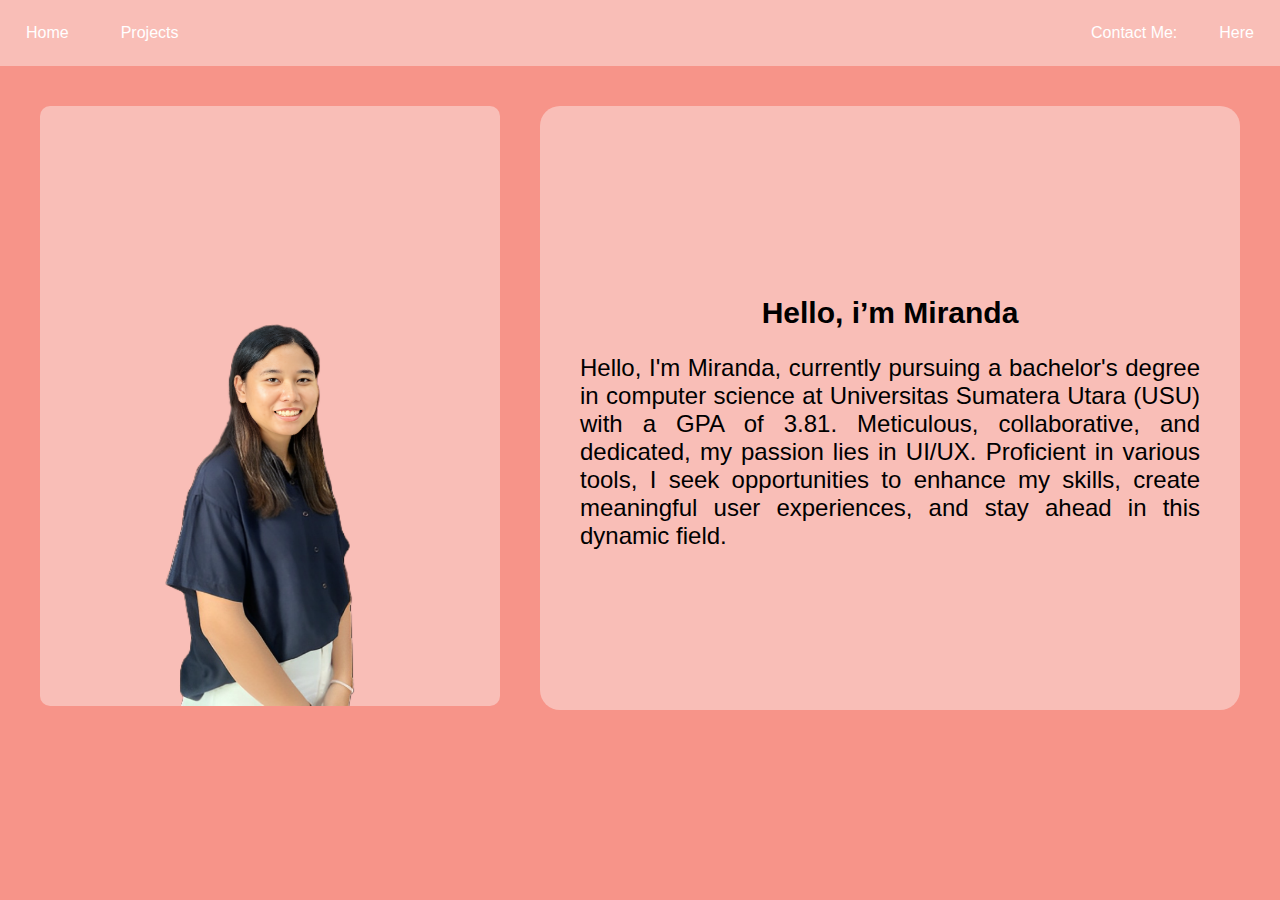
<file: index.html>
<!DOCTYPE html>
<html lang="en">
<head>
    <meta charset="UTF-8">
    <meta name="viewport" content="width=device-width, initial-scale=1.0">
    <title>Web Portofolio</title>
<link rel="stylesheet" href="index.css">
</head>
<body>
    <div class="navbar">
        <a href="index.html">Home</a>
        <a href="projects.html">Projects</a>
            
        <div class="Contact">
            <span>Contact Me: </span><a href="https://wa.me/6282362172002" target="_blank">Here</a>
        </div>      
    </div>

    <div class="main-content">
        <div class="profile-photo">
            <!-- Tempat untuk foto profil -->
            <img src="Foto/fix.png" alt="Foto Profil">
        </div>
        <div class="intro-text-card">
            <!-- Tempat untuk teks perkenalan singkat -->
            <h1>Hello, i’m Miranda</h1>
            <p>Hello, I'm Miranda, currently pursuing a bachelor's degree in computer science at Universitas Sumatera Utara (USU) with a GPA of 3.81. Meticulous, collaborative, and dedicated, my passion lies in UI/UX. Proficient in various tools, I seek opportunities to enhance my skills, create meaningful user experiences, and stay ahead in this dynamic field.</p>
        </div>
    </div>    

</body>
</html>
</file>
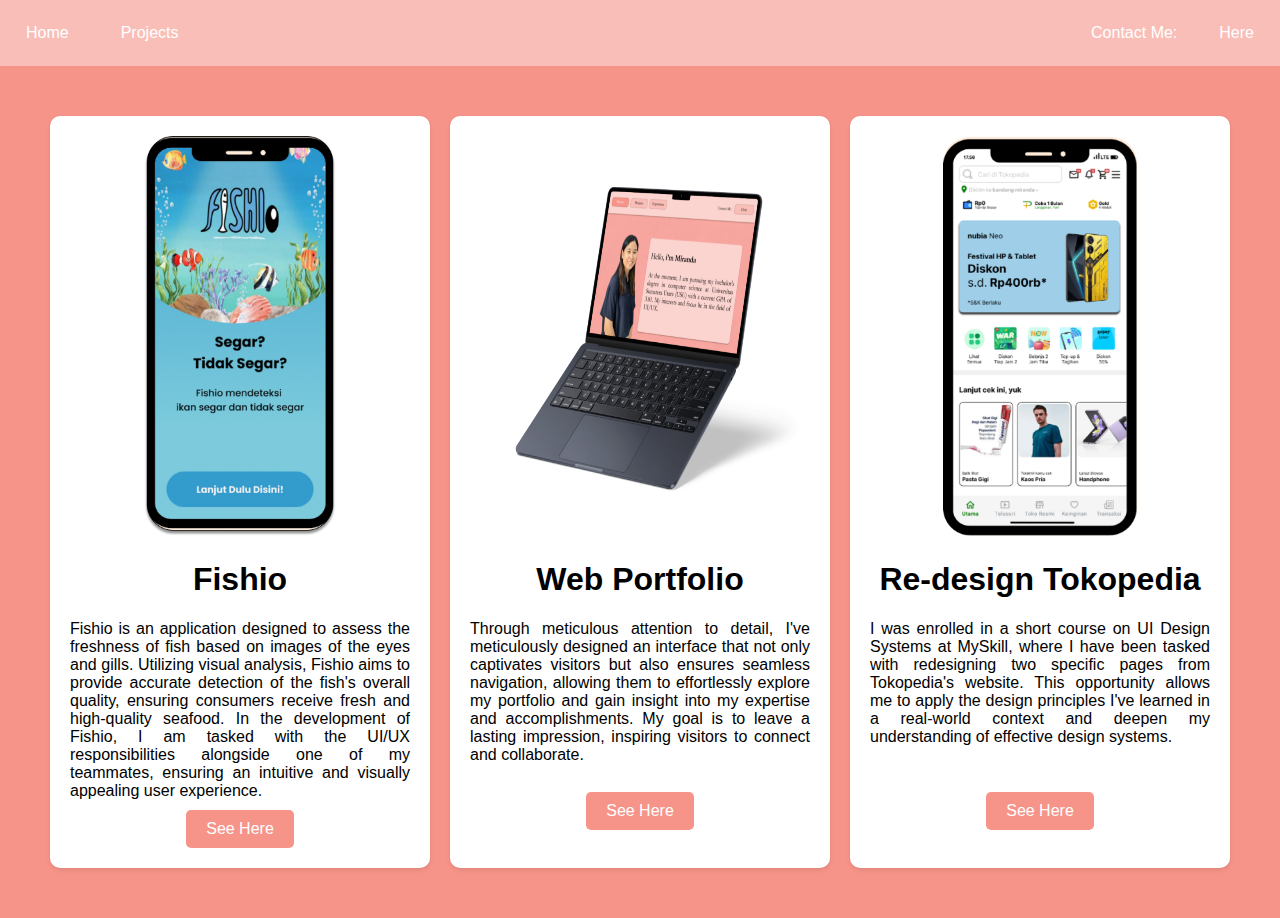
<file: projects.html>
<!DOCTYPE html>
<html lang="en">
<head>
    <meta charset="UTF-8">
    <meta name="viewport" content="width=device-width, initial-scale=1.0">
    <title>Web Portofolio</title>
<link rel="stylesheet" href="projects.css">
</head>
<body>
    <div class="navbar">
        <a href="index.html">Home</a>
        <a href="projects.html">Projects</a>
            
        <div class="Contact">
            <span>Contact Me: </span><a href="https://wa.me/6282362172002" target="_blank">Here</a>
        </div>      
    </div>

    <div class="portfolio-container">
        <div class="portfolio-box">
            <img style="height: 400px;" src="Foto/Fishio.png">
            <h1>Fishio</h1>
            <p>Fishio is an application designed to assess the freshness of fish based on images of the eyes and gills. Utilizing visual analysis, Fishio aims to provide accurate detection of the fish's overall quality, ensuring consumers receive fresh and high-quality seafood. In the development of Fishio, I am tasked with the UI/UX responsibilities alongside one of my teammates, ensuring an intuitive and visually appealing user experience.</p>
            <a href="https://bit.ly/fishio_uiux">See Here</a>
        </div>

        <div class="portfolio-box">
            <img style="height: 400px;" src="Foto/port.png">
            <h1>Web Portfolio</h1>
            <p>Through meticulous attention to detail, I've meticulously designed an interface that not only captivates visitors but also ensures seamless navigation, allowing them to effortlessly explore my portfolio and gain insight into my expertise and accomplishments. My goal is to leave a lasting impression, inspiring visitors to connect and collaborate.</p>
            <br>
            <a href="https://www.figma.com/file/erD9jmqZnaoyzzoHjoTBsY/Minitask?type=design&t=MHgE7i2EU3b4e5Ja-6">See Here</a>
        </div>

        <div class="portfolio-box">
            <img style="height: 400px;" src="Foto/minitask.png">
            <h1>Re-design Tokopedia</h1>
            <p>I was enrolled in a short course on UI Design Systems at MySkill, where I have been tasked with redesigning two specific pages from Tokopedia's website. This opportunity allows me to apply the design principles I've learned in a real-world context and deepen my understanding of effective design systems.</p>
            <br> <br>
            
            <a href="https://www.figma.com/file/Lov4CBtmnbVZBqhKkkWWG0/Portfolio?type=design&t=MHgE7i2EU3b4e5Ja-6">See Here</a>
        </div>
    </div>
   
</body>
</html>
</file>
<file: index.css>
body {
    margin: 0;
    padding: 0;
    font-family: Arial, sans-serif;
    background-color: #F79489;
}
.navbar {
    background-color: #F9BEB7; /* Warna latar belakang pink muda */
    overflow: hidden;
    padding: 10px 0;

}
.navbar a {
    float: left;
    display: block;
    color: #ffffff; /* Warna teks pink yang lebih gelap */
    text-align: center;
    padding: 14px 16px;
    text-decoration: none;
    border-radius: 5px; /* Sudut yang bulat untuk tautan */
    transition: background-color 0.3s; /* Transisi untuk efek hover */
    margin: 0 10px; /* Jarak antar tautan */
    
}
.navbar a:hover {
    background-color: #F79489; /* Perubahan warna saat di-hover */
}
.navbar span {
    float: left;
    display: block;
    color: #ffffff;
    text-align: center;
    padding: 14px 16px;
}

.Contact{
    float: right;
}

.main-content {
    display: flex;
    justify-content: space-around;
    padding: 20px;
}

.profile-photo {
    flex: 1;
    padding: 20px;
}

.profile-photo img {
    width: 100%;
    border-radius: 10px;
    height: 600px;
}

/* Penyesuaian ukuran dan margin */
.intro-text-card {
    width: 50%;
    height: auto;
    margin: 20px; /* Equal margin on all sides */
    padding: 40px;
    background-color: #F9BEB7;
    border-radius: 20px;
    text-align: center;
}

.intro-text-card h1 {
    font-size: 30px;
    margin-top: 150px;
}

.intro-text-card p {
    font-size: 24px;
    text-align: justify;
}

/* Penyesuaian teks */

/* Penyesuaian responsif */
@media (max-width: 768px) {
    .main-content {
        flex-direction: column; /* Tumpuk elemen secara vertikal pada layar yang lebih kecil */
    }

    .intro-text-card {
        width: 90%; /* Lebar card lebih kecil pada layar yang lebih kecil */
    }
}
</file>
<file: projects.css>
body {
    margin: 0;
    padding: 0;
    font-family: Arial, sans-serif;
    background-color: #F79489;
}
.navbar {
    background-color: #F9BEB7; /* Warna latar belakang pink muda */
    overflow: hidden;
    padding: 10px 0;

}
.navbar a {
    float: left;
    display: block;
    color: #ffffff; /* Warna teks pink yang lebih gelap */
    text-align: center;
    padding: 14px 16px;
    text-decoration: none;
    border-radius: 5px; /* Sudut yang bulat untuk tautan */
    transition: background-color 0.3s; /* Transisi untuk efek hover */
    margin: 0 10px; /* Jarak antar tautan */
    
}
.navbar a:hover {
    background-color: #F79489; /* Perubahan warna saat di-hover */
}
.navbar span {
    float: left;
    display: block;
    color: #ffffff;
    text-align: center;
    padding: 14px 16px;
}

.Contact{
    float: right;
}

p{
    text-align: justify;
}

.portfolio-container {
    display: grid;
    grid-template-columns: repeat(3, 1fr); /* Membuat tiga kolom dengan lebar yang sama */
    gap: 20px; /* Jarak antar kotak */
    margin: 50px;
}

.portfolio-box {
    padding: 20px;
    background-color: #ffffff;
    border-radius: 10px;
    box-shadow: 0 2px 4px rgba(0, 0, 0, 0.1);
    text-align: center; /* Tengahkan teks di dalam kotak */
}

.portfolio-box img {
    max-width: 100%;
    height: auto;
    border-radius: 5px;
}

.portfolio-box p {
    margin: 10px 0;
    font-size: 16px;
    text-align: justify; /* Ratakan teks */
}

.portfolio-box a {
    display: inline-block;
    padding: 10px 20px;
    background-color: #F79489;
    color: #ffffff;
    text-decoration: none;
    border-radius: 5px;
    transition: background-color 0.3s;
}

.portfolio-box a:hover {
    background-color: #F9BEB7;
}

/* Responsif: Ketika layar kurang dari 600px, kotak akan tumpuk di atas satu sama lain */
@media screen and (max-width: 600px) {
    .portfolio-container {
        grid-template-columns: 1fr; /* Satu kolom */
    }
}
</file>
